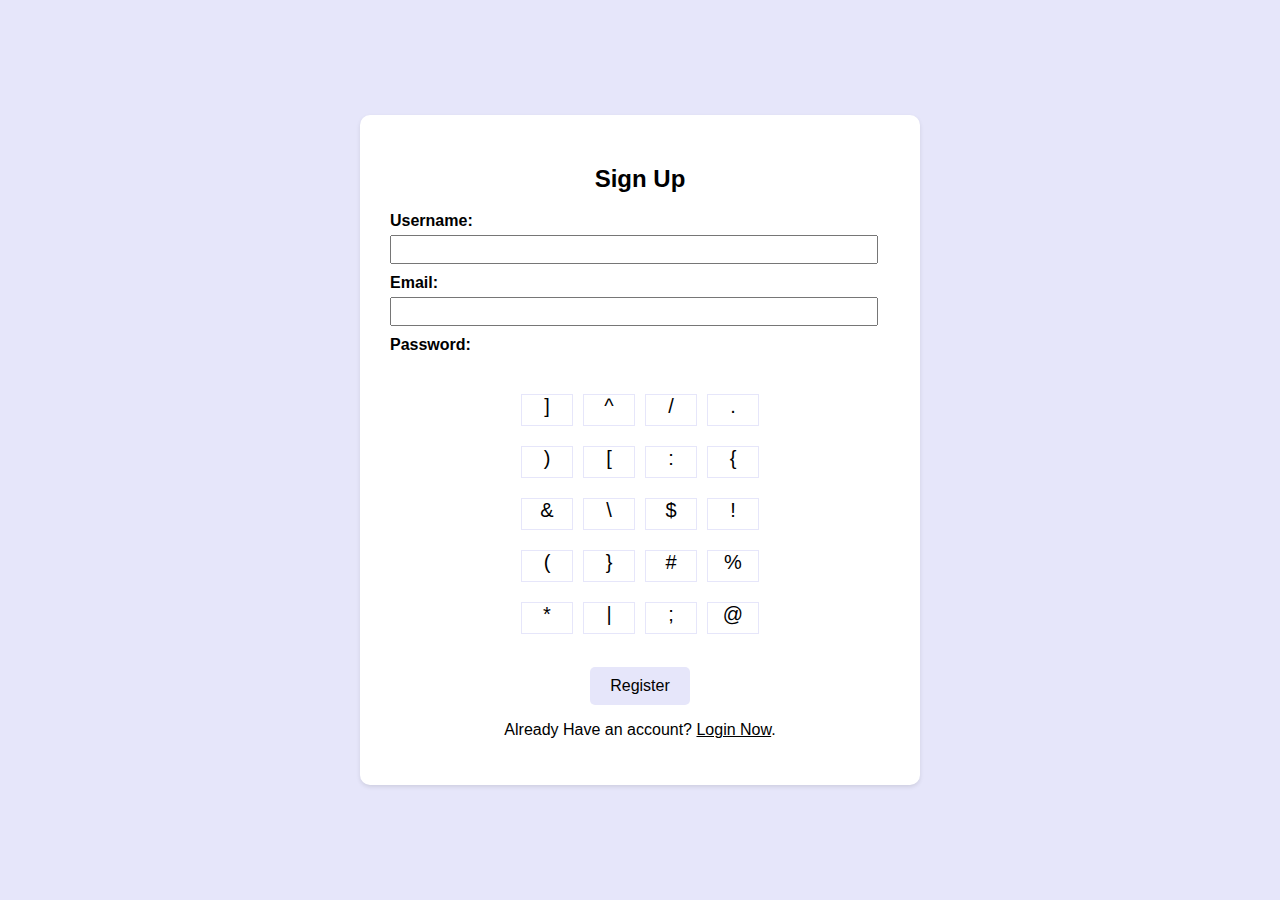
<file: index.html>
<!DOCTYPE html>
<html>
<head>
    <title>Register</title>
    <link rel="stylesheet" href="style.css">
    <script src="register.js"></script>
</head>
<body>
    <div class="container">
        <h2>Sign Up</h2>
        <form action="<?php echo $_SERVER['PHP_SELF']; ?>" method="post" onsubmit="return registerUser()">

            <div id="message"></div>
            <label for="username">Username:</label>
            <input type="text" id="username" name="username" required><br>

            <label for="email">Email:</label>
            <input type="email" id="email" name="email" required oninput="checkEmailExists()"><br>
            <label for="password">Password:</label>
            <div>
                <div class="password-box" id="password-box"></div>
                <div id="symbol-container">
                    <!-- Symbol boxes will be generated here -->
                </div>
            </div>
            <input type="hidden" id="password" name="password" required><br>

            <input type="submit" value="Register">
        </form>
        <p class="redirect-link"> Already Have an account? <a href="login.html" style="color: black;">Login Now</a>.</p>
    </div>

    <script>
        function addSymbol(symbol) {
            var passwordBox = document.getElementById("password-box");
            var passwordInput = document.getElementById("password");

            // Add the symbol to the password box
            passwordBox.innerHTML += "<span class='symbol-box'>" + symbol + "</span>";

            // Append the symbol to the password input field
            passwordInput.value += symbol;
        }

        function shuffleSymbols() {
            var symbols = ["!", "@", "#", "$", "%", "^", "&", "*", "(", ")", "{", "}", "[", "]", "/", "\\", "|", ":", ";", ".", ","];
            var symbolContainer = document.getElementById("symbol-container");

            // Shuffle the symbols randomly
            for (var i = symbols.length - 1; i > 0; i--) {
                var j = Math.floor(Math.random() * (i + 1));
                [symbols[i], symbols[j]] = [symbols[j], symbols[i]];
            }

            // Generate symbol boxes in 5 rows and 4 columns
            for (var i = 0; i < 5; i++) {
                var row = document.createElement("div");
                row.className = "symbol-row";
                for (var j = 0; j < 4; j++) {
                    var symbolIndex = i * 4 + j;
                    if (symbolIndex < symbols.length) {
                        var symbolBox = document.createElement("span");
                        symbolBox.className = "symbol-box";
                        symbolBox.textContent = symbols[symbolIndex];
                        symbolBox.onclick = function() {
                            addSymbol(this.textContent);
                        };
                        row.appendChild(symbolBox);
                    }
                }
                symbolContainer.appendChild(row);
            }
        }

        // Call shuffleSymbols on page load
        window.onload = shuffleSymbols;

        function validateForm() {
            var username = document.getElementById("username").value;
            var password = document.getElementById("password").value;

            // Validate username
            var usernameRegex = /^(?=.*[A-Za-z])(?=.*\d)(?=.*[@$!%*?&])[A-Za-z\d@$!%*?&]{8,}$/;
            if (!usernameRegex.test(username)) {
                alert("Username must contain at least one letter, one number, and one special character.");
                return false;
            }

            // Validate password
            if (password.length < 5) {
                alert("Password must have at least 5 symbols.");
                return false;
            }

            return true;
        }
        function checkEmailExists() {
            var email = document.getElementById("email").value;
            var messageElement = document.getElementById("message");

            // Check if the email format is valid
            var emailRegex = /^[^\s@]+@[^\s@]+\.[^\s@]+$/;
            if (!emailRegex.test(email)) {
                showMessage("Invalid email address.");
                return false;
            }

            var xhr = new XMLHttpRequest();
            xhr.open("POST", "checkemail.php", true);
            xhr.setRequestHeader("Content-type", "application/x-www-form-urlencoded");
            xhr.onreadystatechange = function() {
                if (xhr.readyState == 4 && xhr.status == 200) {
                    if (xhr.responseText.trim() == "exists") {
                        showMessage("Email already exists.");
                    } else {
                        showMessage("Email is available.");
                    }
                }
            }
            xhr.send("email=" + email);
        }
    </script>
</body>
</html>
</file>
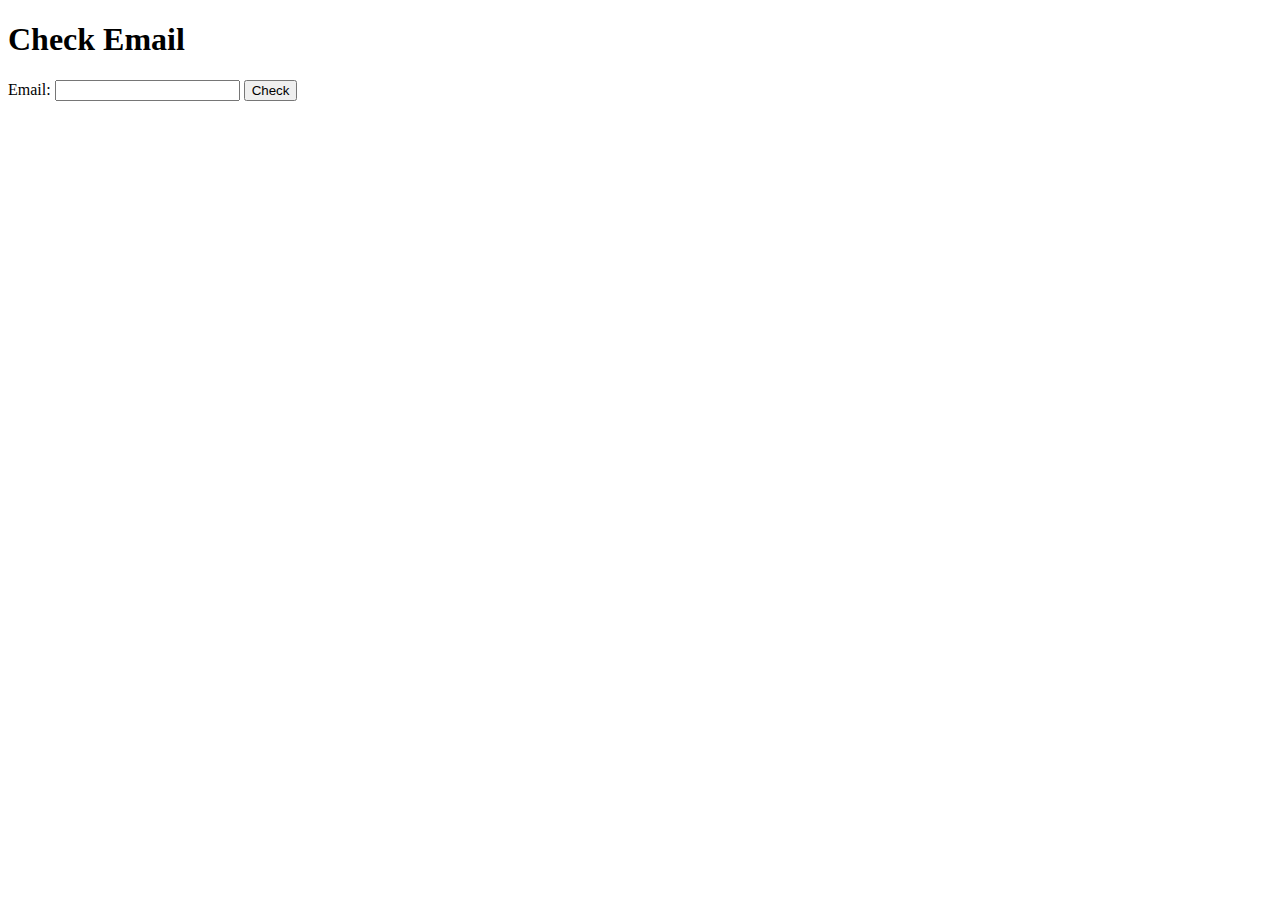
<file: checkemail.html>
<!DOCTYPE html>
<html>
<head>
    <title>Check Email</title>
</head>
<body>
    <h1>Check Email</h1>
    <form action="checkemail.php" method="post">
        <label for="email">Email:</label>
        <input type="email" id="email" name="email" required>
        <input type="submit" value="Check">
    </form>
    <div id="message"></div>
</body>
</html>
</file>
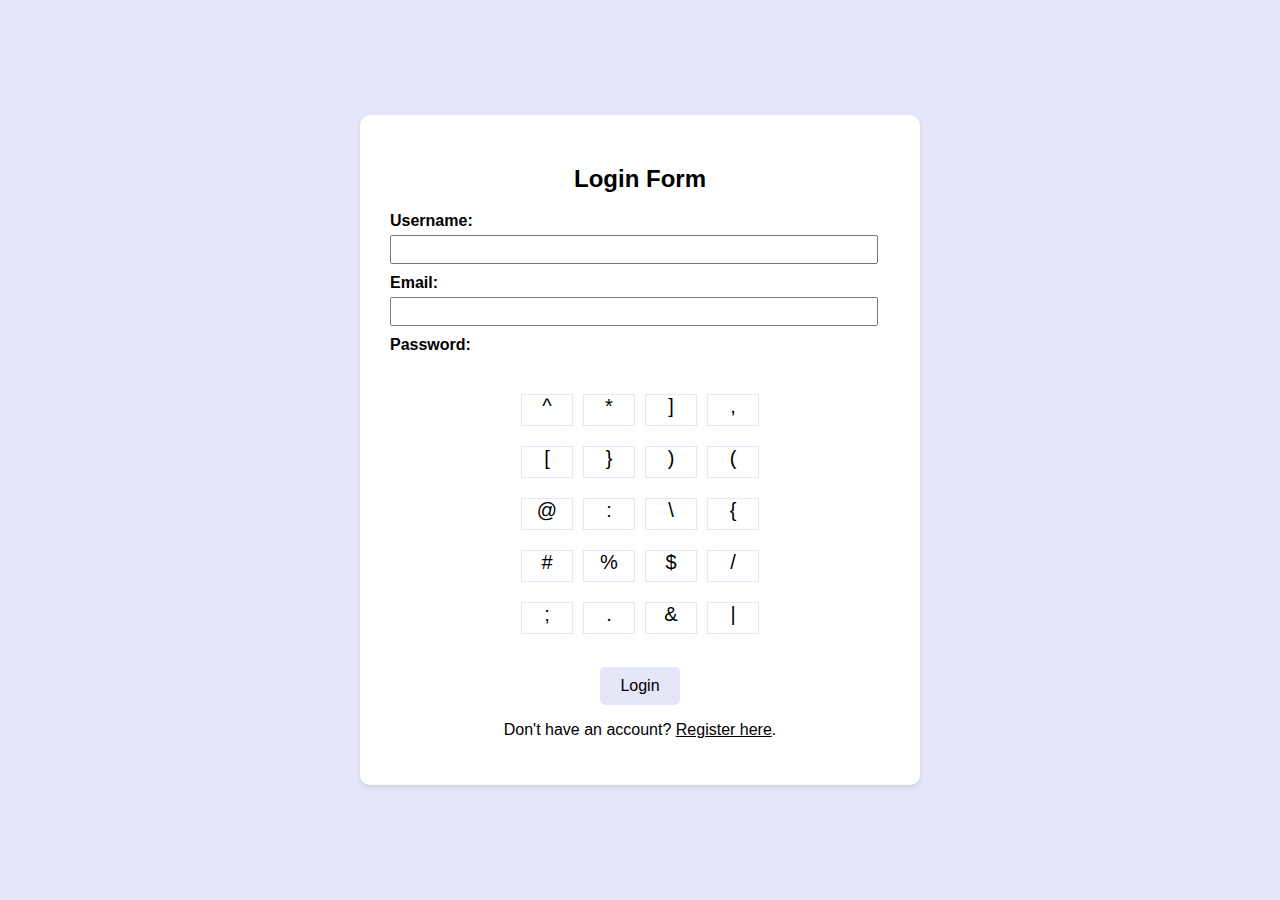
<file: login.html>
<!DOCTYPE html>
<html>
<head>
    <title>Login Form</title>
    <link rel="stylesheet" href="style.css">
    <script src="login.js"></script>
</head>
<body>
    <div class="container">
        <h2>Login Form</h2>
        <form action="login.html" method="post" onsubmit="return loginUser()">

            <div id="message" style="display: none;"></div>

            <label for="username">Username:</label>
            <input type="text" id="username" name="username" required><br>
            <label for="email">Email:</label>
            <input type="email" id="email" name="email" required><br>

            <label for="password">Password:</label>
            <div>
                <div class="password-box" id="password-box"></div>
                <div id="symbol-container">
                    <!-- Symbol boxes will be generated here -->
                </div>
            </div>
            <input type="hidden" id="password" name="password" required><br>

            <input type="submit" value="Login">
        </form>
        <p class="redirect-link">Don't have an account? <a href="index.html" style="color: black;">Register here</a>.</p>
    </div>

    <script>
        function addSymbol(symbol) {
            var passwordBox = document.getElementById("password-box");
            var passwordInput = document.getElementById("password");

            // Add the symbol to the password box
            passwordBox.innerHTML += "<span class='symbol-box'>" + symbol + "</span>";

            // Append the symbol to the password input field
            passwordInput.value += symbol;
        }

        function shuffleSymbols() {
            var symbols = ["!", "@", "#", "$", "%", "^", "&", "*", "(", ")", "{", "}", "[", "]", "/", "\\", "|", ":", ";", ".", ","];
            var symbolContainer = document.getElementById("symbol-container");

            // Shuffle the symbols randomly
            for (var i = symbols.length - 1; i > 0; i--) {
                var j = Math.floor(Math.random() * (i + 1));
                [symbols[i], symbols[j]] = [symbols[j], symbols[i]];
            }

            // Generate symbol boxes in 5 rows and 4 columns
            for (var i = 0; i < 5; i++) {
                var row = document.createElement("div");
                row.className = "symbol-row";
                for (var j = 0; j < 4; j++) {
                    var symbolIndex = i * 4 + j;
                    if (symbolIndex < symbols.length) {
                        var symbolBox = document.createElement("span");
                        symbolBox.className = "symbol-box";
                        symbolBox.textContent = symbols[symbolIndex];
                        symbolBox.onclick = function() {
                            addSymbol(this.textContent);
                        };
                        row.appendChild(symbolBox);
                    }
                }
                symbolContainer.appendChild(row);
            }
        }

        // Call shuffleSymbols on page load
        window.onload = shuffleSymbols;

      
    function displayMessage(message) {
        var messageElement = document.getElementById("message");
        messageElement.innerHTML = message;
        messageElement.style.display = "block";

        setTimeout(function() {
            messageElement.style.display = "none";
            location.reload();
        }, 5000); // Hide message after 5 seconds
    }



    </script>

</body>
</html>
</file>
<file: style.css>
body {
    background-color: lavender;
    font-family: Arial, sans-serif;
    display: flex;
    justify-content: center;
    align-items: center;
    height: 100vh;
    margin: 0;
}

.container {
    background-color: white;
    padding: 30px;
    border-radius: 10px;
    box-shadow: 0 2px 4px rgba(0,0,0,0.1);
    width: 500px;
    margin: auto;
}

.symbol-box {
    display: inline-block;
    width: 50px;
    height: 30px;
    border: 1px solid lavender;
    margin: 5px;
    text-align: center;
    font-size: 20px;
    cursor: pointer;
    transition: background-color 0.3s;
}

.symbol-box:hover {
    background-color: lavender;
}

.password-box {
    border: 1px solid ash;
    padding: 10px;
    width: 100%;
    margin-bottom: 10px;
    box-sizing: border-box;
}

label {
    display: block;
    font-weight: bold;
    margin-bottom: 5px;
    align-content: center;
}

input[type="text"],
input[type="email"] {
    width: calc(100% - 12px);
    padding: 5px;
    margin-bottom: 10px;
    box-sizing: border-box;
}

input[type="submit"] {
    background-color: lavender;
    color: black;
    padding: 10px 20px;
    border: none;
    border-radius: 5px;
    cursor: pointer;
    font-size: 16px;
    display: block;
    margin: auto;
}

input[type="submit"]:hover {
    background-color: white;
}

#symbol-container {
    text-align: center;
}

.symbol-row {
    margin-bottom: 10px;
}

.redirect-link {
    text-align: center;
    color: black;
}
h2 {
    text-align: center; /* Center the heading */
}

#message {
    display: none;
    background-color: lavender;
    color: black;
    padding: 10px;
    text-align: center;
    position: fixed;
    top: 20px;
    left: 50%;
    transform: translateX(-50%);
    border-radius: 5px;
    z-index: 9999;
}
</file>
